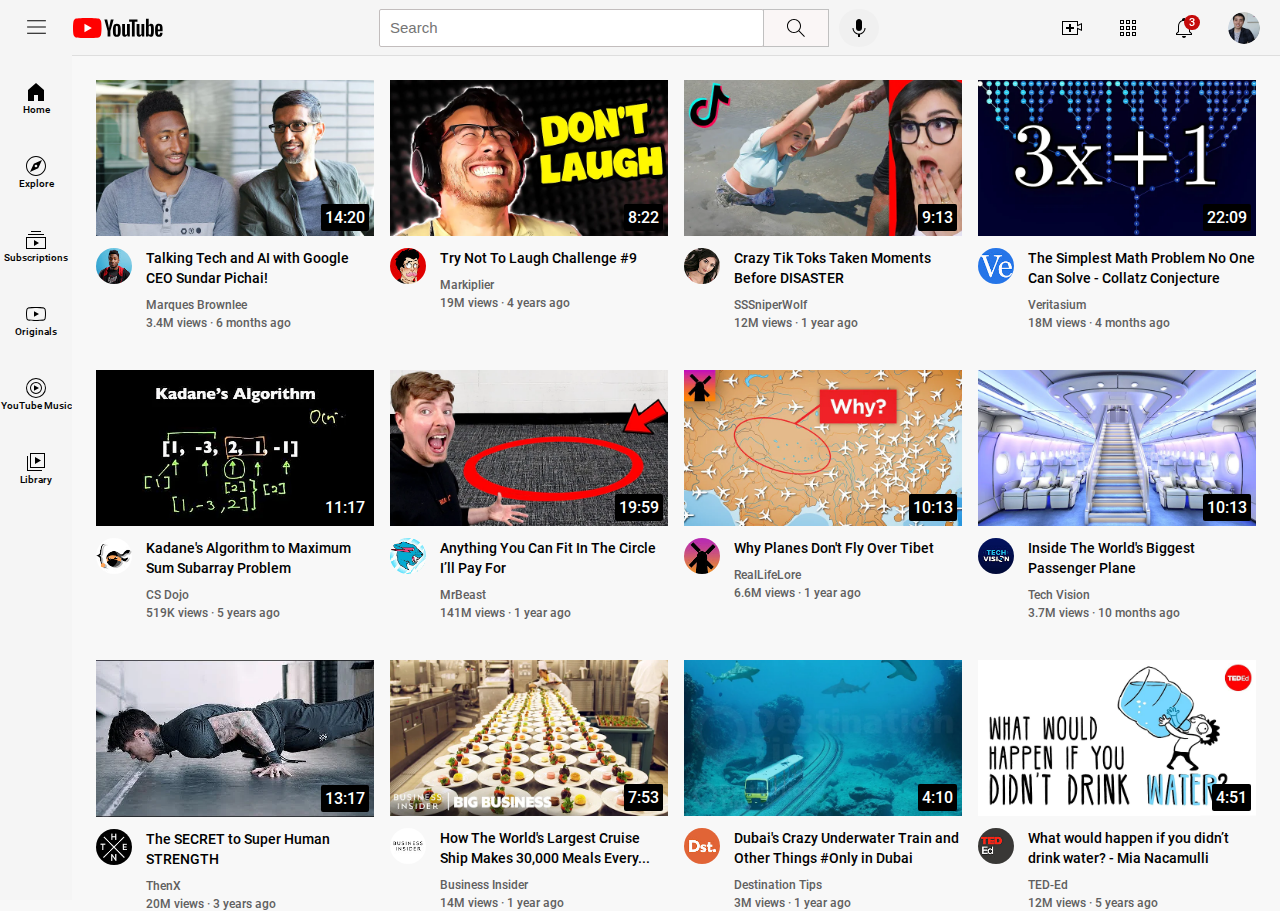
<file: index.html>
<!DOCTYPE html>
<html lang="en">
  <head>
    <meta charset="UTF-8">
    <meta name="viewport" content="width=device-width, initial-scale=1.0">
    <title>Youtube.com Clone</title>
    <link rel="stylesheet" href="styles/general.css">
    <link rel="stylesheet" href="styles/header.css">
    <link rel="stylesheet" href="styles/video.css">
    <link rel="stylesheet" href="styles/sidebar.css">
  </head>
  <body>
    <header class="header">
      <div class="left-section">
        <img class="hamburger-menu" src="icons/hamburger-menu.svg">
        <img class="youtube-logo" src="icons/youtube-logo.svg">
      </div>
      <div class="middle-section">
        <input type="text" class="search-bar" placeholder="Search">
        <button class="search-button">
          <img class="search-icon" src="icons/search.svg">
          <div class="tooltip">Search</div>
        </button>
        <!-- Put position absolute inside position relative -->
        <button class="voice-search-button">
          <img class="voice-search-icon" src="icons/voice-search-icon.svg" alt="Search with your voice">
          <div class="tooltip">Search with your voice</div>
        </button>
      </div>
      <div class="right-section">
        <div class="upload-icon-container">
          <img class="upload-icon" src="icons/upload.svg">
          <div class="tooltip">Create</div>
        </div>
        <div class="youtube-apps-container">
          <img class="youtube-apps-icon" src="icons/youtube-apps.svg">
          <div class="tooltip">YouTube apps</div>
        </div>
        <div class="notifications-icon-container">
          <img class="notifications-icon" src="icons/notifications.svg">
          <div class="notifications-count">3</div>
          <div class="tooltip">Notifications</div>
        </div>
        <img class="current-user-picture" src="channel-pictures/my-channel.jpeg">
      </div>
    </header>

    <nav class="sidebar">
      <div class="sidebar-link">
        <img src="icons/home.svg">
        <div>Home</div>
      </div>
      <div class="sidebar-link">
        <img src="icons/explore.svg">
        <div>Explore</div>
      </div>
      <div class="sidebar-link">
        <img src="icons/subscriptions.svg">
        <div>Subscriptions</div>
      </div>
      <div class="sidebar-link">
        <img src="icons/originals.svg">
        <div>Originals</div>
      </div>
      <div class="sidebar-link">
        <img src="icons/youtube-music.svg">
        <div>YouTube Music</div>
      </div>
      <div class="sidebar-link">
        <img src="icons/library.svg">
        <div>Library</div>
      </div>
    </nav>
    
    <main>
      <section class="video-grid">
        <div class="video-preview">
          <div class="thumbnail-row">
            <img class="thumbnail" src="thumbnails/thumbnail-1.webp">
            <div class="video-time">14:20</div>
          </div>
          <div class="video-info-grid">
            <div class="channel-picture">
              <img class="profile-picture" src="channel-pictures/channel-1.jpeg">
            </div>
            <div class="video-info">
              <p class="video-title">
                Talking Tech and AI with Google CEO Sundar Pichai!
              </p>
              <p class="video-author">
                Marques Brownlee
              </p>
              <p class="video-stats">
                3.4M views &#183; 6 months ago 
              </p>
            </div>
          </div>    
        </div>
    
        <div class="video-preview">
          <div class="thumbnail-row">
            <img class="thumbnail" src="thumbnails/thumbnail-2.webp">
            <div class="video-time">8:22</div>
          </div>
          <div class="video-info-grid">
            <div class="channel-picture">
              <img class="profile-picture" src="channel-pictures/channel-2.jpeg">
            </div>
            <div class="video-info">
              <p class="video-title">
                Try Not To Laugh Challenge #9
              </p>
              <p class="video-author">
                Markiplier
              </p>
              <p class="video-stats">
                19M views &#183; 4 years ago 
              </p>
            </div>
          </div>
        </div>
    
        <div class="video-preview">
          <div class="thumbnail-row">
            <img class="thumbnail" src="thumbnails/thumbnail-3.webp">
            <div class="video-time">9:13</div>
          </div>
          <div class="video-info-grid">
            <div class="channel-picture">
              <img class="profile-picture" src="channel-pictures/channel-3.jpeg">
            </div>
            <div class="video-info">
              <p class="video-title">
                Crazy Tik Toks Taken Moments Before DISASTER
              </p>
              <p class="video-author">
                SSSniperWolf
              </p>
              <p class="video-stats">
                12M views &#183; 1 year ago 
              </p>
            </div>
          </div>    
        </div>
    
        <div class="video-preview">
          <div class="thumbnail-row">
            <img class="thumbnail" src="thumbnails/thumbnail-4.webp">
            <div class="video-time">22:09</div>
          </div>
          <div class="video-info-grid">
            <div class="channel-picture">
              <img class="profile-picture" src="channel-pictures/channel-4.jpeg">
            </div>
            <div class="video-info">
              <p class="video-title">
                The Simplest Math Problem No One Can Solve - Collatz Conjecture
              </p>
              <p class="video-author">
                Veritasium
              </p>
              <p class="video-stats">
                18M views &#183; 4 months ago 
              </p>
            </div>
          </div>
        </div>
    
        <div class="video-preview">
          <div class="thumbnail-row">
            <img class="thumbnail" src="thumbnails/thumbnail-5.webp">
            <div class="video-time">11:17</div>
          </div>
          <div class="video-info-grid">
            <div class="channel-picture">
              <img class="profile-picture" src="channel-pictures/channel-5.jpeg">
            </div>
            <div class="video-info">
              <p class="video-title">
                Kadane's Algorithm to Maximum Sum Subarray Problem
              </p>
              <p class="video-author">
                CS Dojo
              </p>
              <p class="video-stats">
                519K views &#183; 5 years ago 
              </p>
            </div>
          </div>    
        </div>
    
        <div class="video-preview">
          <div class="thumbnail-row">
            <img class="thumbnail" src="thumbnails/thumbnail-6.webp">
            <div class="video-time">19:59</div>
          </div>
          <div class="video-info-grid">
            <div class="channel-picture">
              <img class="profile-picture" src="channel-pictures/channel-6.jpeg">
            </div>
            <div class="video-info">
              <p class="video-title"> 
                Anything You Can Fit In The Circle I’ll Pay For
              </p>
              <p class="video-author">
                MrBeast
              </p>
              <p class="video-stats">
                141M views &#183; 1 year ago 
              </p>
            </div>
          </div>
        </div>

        <div class="video-preview">
          <div class="thumbnail-row">
            <img class="thumbnail" src="thumbnails/thumbnail-7.webp">
            <div class="video-time">10:13</div>
          </div>
          <div class="video-info-grid">
            <div class="channel-picture">
              <img class="profile-picture" src="channel-pictures/channel-7.jpeg">
            </div>
            <div class="video-info">
              <p class="video-title"> 
                Why Planes Don't Fly Over Tibet
              </p>
              <p class="video-author">
                RealLifeLore
              </p>
              <p class="video-stats">
                6.6M views &#183; 1 year ago 
              </p>
            </div>
          </div>
        </div>

        <div class="video-preview">
          <div class="thumbnail-row">
            <img class="thumbnail" src="thumbnails/thumbnail-8.webp">
            <div class="video-time">10:13</div>
          </div>
          <div class="video-info-grid">
            <div class="channel-picture">
              <img class="profile-picture" src="channel-pictures/channel-8.jpeg">
            </div>
            <div class="video-info">
              <p class="video-title"> 
                Inside The World's Biggest 
                Passenger Plane
              </p>
              <p class="video-author">
                Tech Vision
              </p>
              <p class="video-stats">
                3.7M views &#183; 10 months ago 
              </p>
            </div>
          </div>
        </div>

        <div class="video-preview">
          <div class="thumbnail-row">
            <img class="thumbnail" src="thumbnails/thumbnail-9.webp">
            <div class="video-time">13:17</div>
          </div>
          <div class="video-info-grid">
            <div class="channel-picture">
              <img class="profile-picture" src="channel-pictures/channel-9.jpeg">
            </div>
            <div class="video-info">
              <p class="video-title"> 
                The SECRET to Super Human 
                STRENGTH
              </p>
              <p class="video-author">
                ThenX
              </p>
              <p class="video-stats">
                20M views &#183; 3 years ago 
              </p>
            </div>
          </div>
        </div>

        <div class="video-preview">
          <div class="thumbnail-row">
            <img class="thumbnail" src="thumbnails/thumbnail-10.webp">
            <div class="video-time">7:53</div>
          </div>
          <div class="video-info-grid">
            <div class="channel-picture">
              <img class="profile-picture" src="channel-pictures/channel-10.jpeg">
            </div>
            <div class="video-info">
              <p class="video-title"> 
                How The World's Largest Cruise Ship Makes 30,000 Meals Every...
              </p>
              <p class="video-author">
                Business Insider
              </p>
              <p class="video-stats">
                14M views &#183; 1 year ago 
              </p>
            </div>
          </div>
        </div>

        <div class="video-preview">
          <div class="thumbnail-row">
            <img class="thumbnail" src="thumbnails/thumbnail-11.webp">
            <div class="video-time">4:10</div>
          </div>
          <div class="video-info-grid">
            <div class="channel-picture">
              <img class="profile-picture" src="channel-pictures/channel-11.jpeg">
            </div>
            <div class="video-info">
              <p class="video-title"> 
                Dubai's Crazy Underwater Train and Other Things #Only in Dubai
              </p>
              <p class="video-author">
                Destination Tips
              </p>
              <p class="video-stats">
                3M views &#183; 1 year ago 
              </p>
            </div>
          </div>
        </div>

        <div class="video-preview">
          <div class="thumbnail-row">
            <img class="thumbnail" src="thumbnails/thumbnail-12.webp">
            <div class="video-time">4:51</div>
          </div>
          <div class="video-info-grid">
            <div class="channel-picture">
              <img class="profile-picture" src="channel-pictures/channel-12.jpeg">
            </div>
            <div class="video-info">
              <p class="video-title"> 
                What would happen if you didn’t drink water? - Mia Nacamulli
              </p>
              <p class="video-author">
                TED-Ed
              </p>
              <p class="video-stats">
                12M views &#183; 5 years ago 
              </p>
            </div>
          </div>
        </div>
      </section>
    </main>
  </body>
</html>
</file>
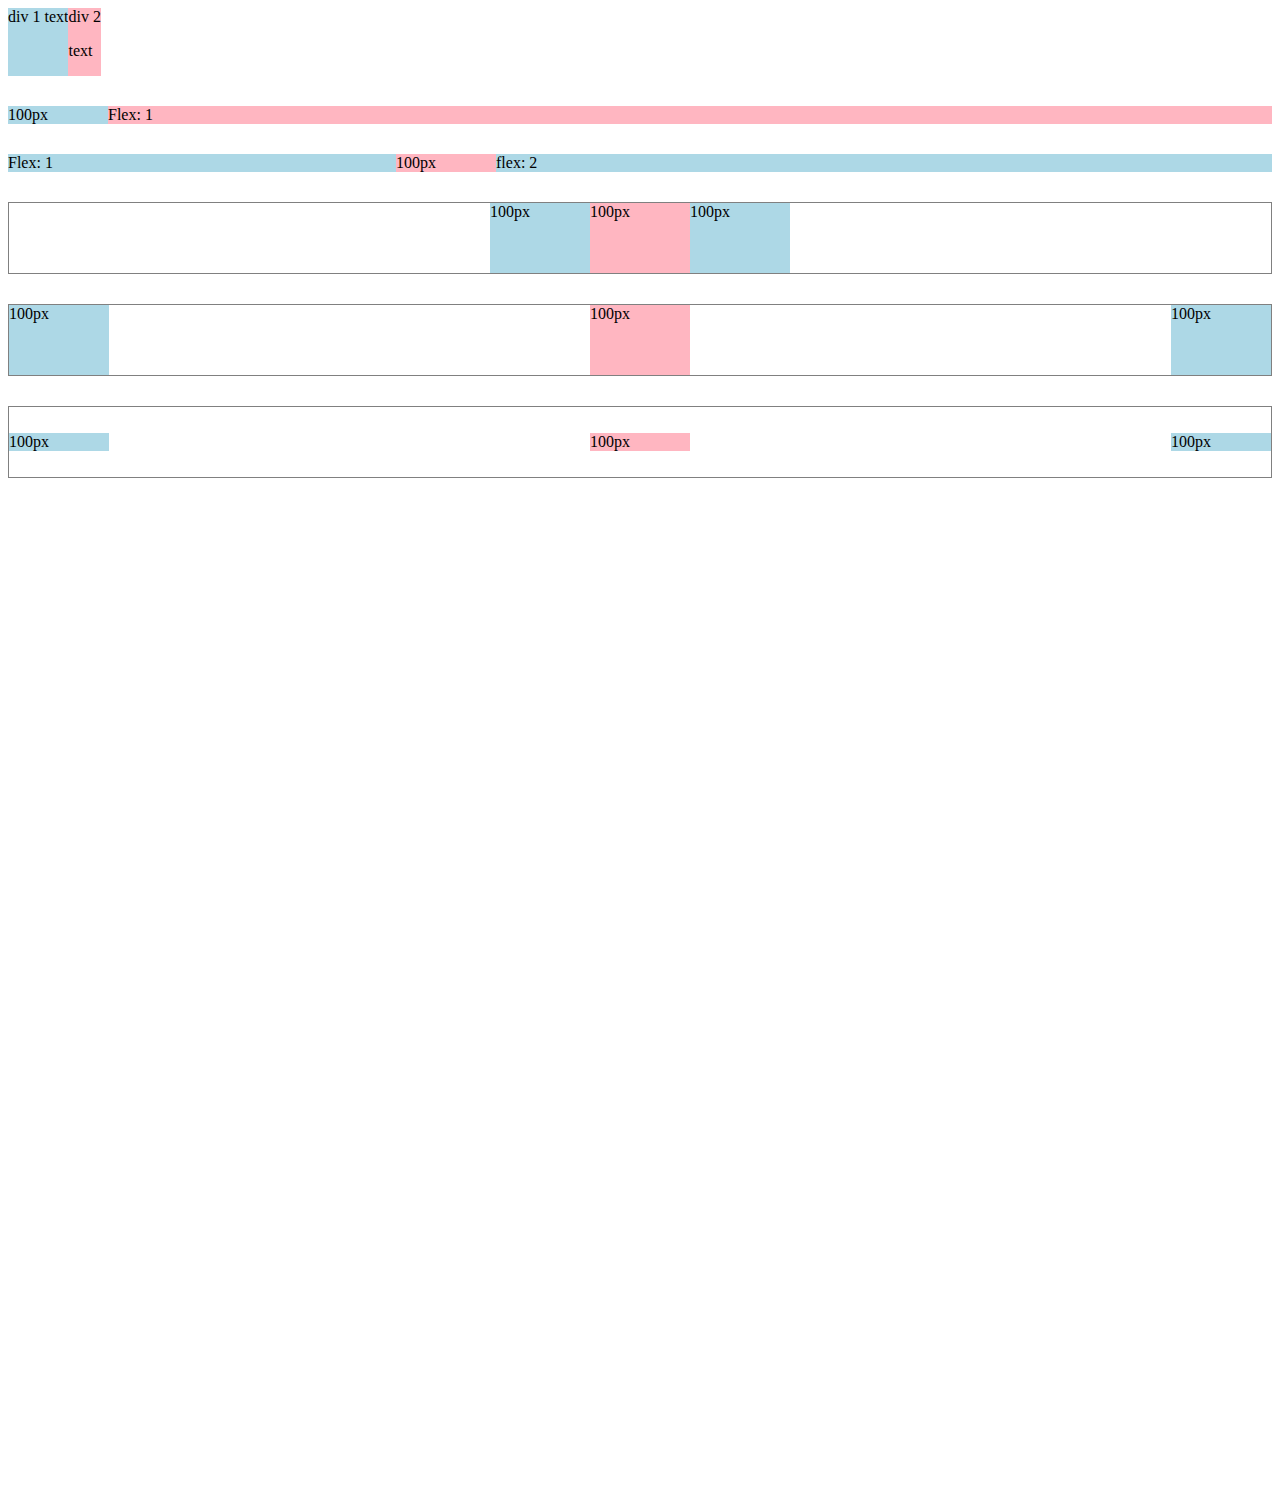
<file: flexbox.html>
<!DOCTYPE html>
<html lang="en">
<head>
  <meta charset="UTF-8">
  <meta name="viewport" content="width=device-width, initial-scale=1.0">
  <title>FlexBox Practice</title>
</head>
<body style="padding-bottom: 1000px;">
  <div style="display: flex;
    flex-direction: row;">
    <div style="background-color: lightblue;">div 1 text</div>
    <div style="background-color: lightpink;">div 2 <p>text</p></div>
  </div>

  <div style="
    margin-top: 30px;
    display: flex;
    flex-direction: row;">
    <div style="background-color: lightblue;
    width: 100px;">100px</div>
    <div style="background-color: lightpink;
    flex: 1;">Flex: 1</div>
  </div>  

  <div style="
    margin-top: 30px;
    display: flex;
    flex-direction: row;">
    <div style="background-color: lightblue;
    flex: 1;">Flex: 1</div>
     <div style="background-color: lightpink;
    width: 100px;">100px</div>
    <div style="background-color: lightblue;
    flex: 2;">flex: 2</div>
  </div>  

  <div style="
    margin-top: 30px;
    height: 70px;
    border-width: 1px;
    border-style: solid;
    border-color: gray;
    display: flex;
    flex-direction: row;
    justify-content: center;">
    <div style="background-color: lightblue;
    width: 100px;">100px</div>
     <div style="background-color: lightpink;
    width: 100px;">100px</div>
    <div style="background-color: lightblue;
    width: 100px;">100px</div>
  </div>
  
  <div style="
    margin-top: 30px;
    height: 70px;
    border-width: 1px;
    border-style: solid;
    border-color: gray;
    display: flex;
    flex-direction: row;
    justify-content: space-between;">
    <div style="background-color: lightblue;
    width: 100px;">100px</div>
     <div style="background-color: lightpink;
    width: 100px;">100px</div>
    <div style="background-color: lightblue;
    width: 100px;">100px</div>
  </div>

  <div style="
    margin-top: 30px;
    height: 70px;
    border-width: 1px;
    border-style: solid;
    border-color: gray;
    display: flex;
    flex-direction: row;
    justify-content: space-between;
    align-items: center;">
    <div style="background-color: lightblue;
    width: 100px;">100px</div>
     <div style="background-color: lightpink;
    width: 100px;">100px</div>
    <div style="background-color: lightblue;
    width: 100px;">100px</div>
  </div>
</body>
</html>
</file>
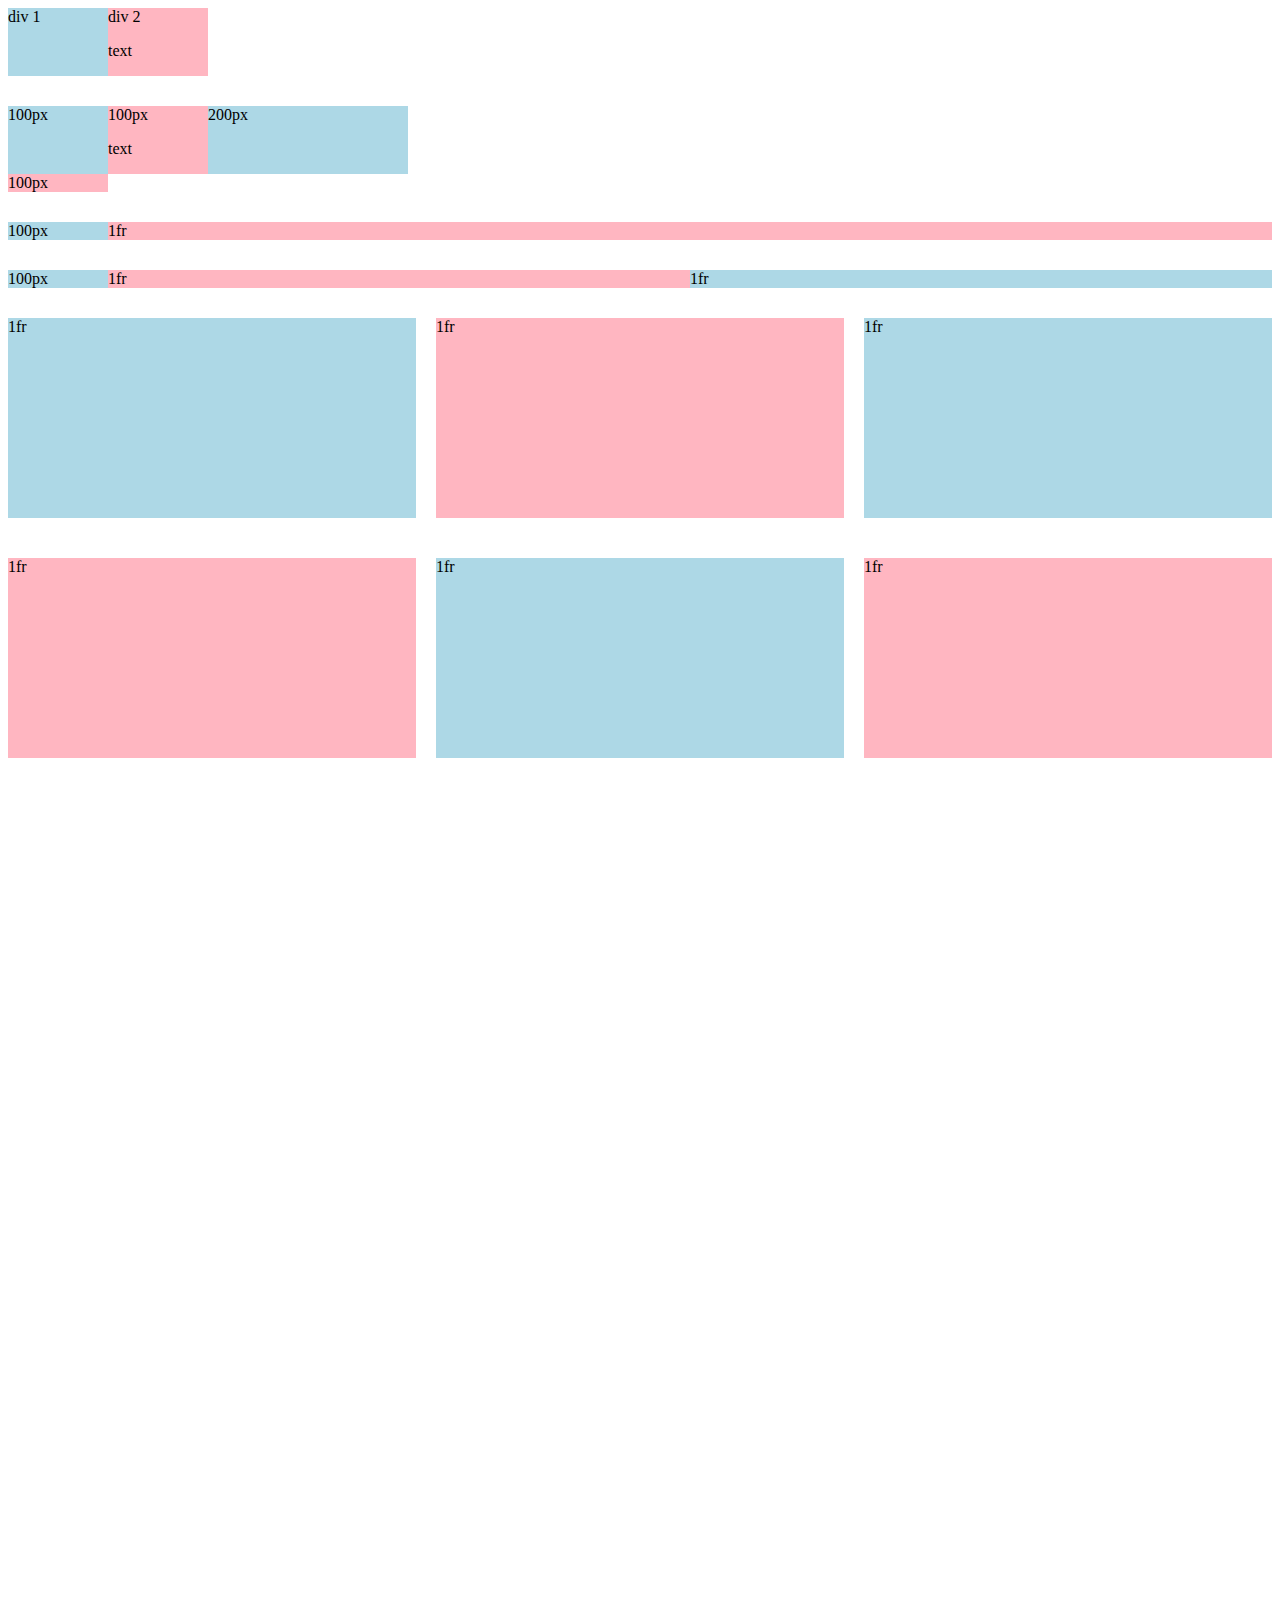
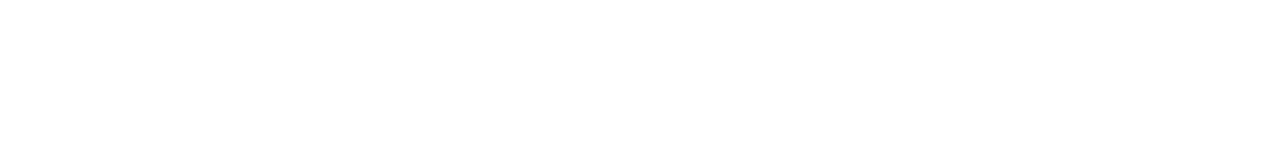
<file: grid.html>
<!DOCTYPE html>
<html lang="en">
<head>
  <meta charset="UTF-8">
  <meta name="viewport" content="width=device-width, initial-scale=1.0">
  <title>Grid Practice</title>
</head>
<body style="padding-bottom: 1000px;">
  <div style="
    display: grid;
    grid-template-columns: 100px 100px;">
    <div style="background-color: lightblue;">div 1</div>
    <div style="background-color: lightpink;">div 2 <p>text</p></div>
  </div>

  <div style="
    margin-top: 30px;
      display: grid;
      grid-template-columns: 100px 100px 200px;">
      <div style="background-color: lightblue;">100px</div>
      <div style="background-color: lightpink;">100px<p>text</p></div>
      <div style="background-color: lightblue;">200px</div>
      <div style="background-color: lightpink;">100px</div>
  </div>

  <div style="
    margin-top: 30px;
      display: grid;
      grid-template-columns: 100px 1fr;">
      <div style="background-color: lightblue;">100px</div>
      <div style="background-color: lightpink;">1fr</div>
  </div>

  <div style="
    margin-top: 30px;
      display: grid;
      grid-template-columns: 100px 1fr 1fr;">
      <div style="background-color: lightblue;">100px</div>
      <div style="background-color: lightpink;">1fr</div>
      <div style="background-color: lightblue;">1fr</div>
  </div>

  <div style="
    margin-top: 30px;
      display: grid;
      grid-template-columns: 1fr 1fr 1fr;
      column-gap: 20px;
      row-gap: 40px;">
      <div style="background-color: lightblue; height: 200px;">1fr</div>
      <div style="background-color: lightpink; height: 200px;">1fr</div>
      <div style="background-color: lightblue; height: 200px;">1fr</div>
      <div style="background-color: lightpink; height: 200px;">1fr</div>
      <div style="background-color: lightblue; height: 200px;">1fr</div>
      <div style="background-color: lightpink; height: 200px;">1fr</div>
  </div>
</body>
</html>
</file>
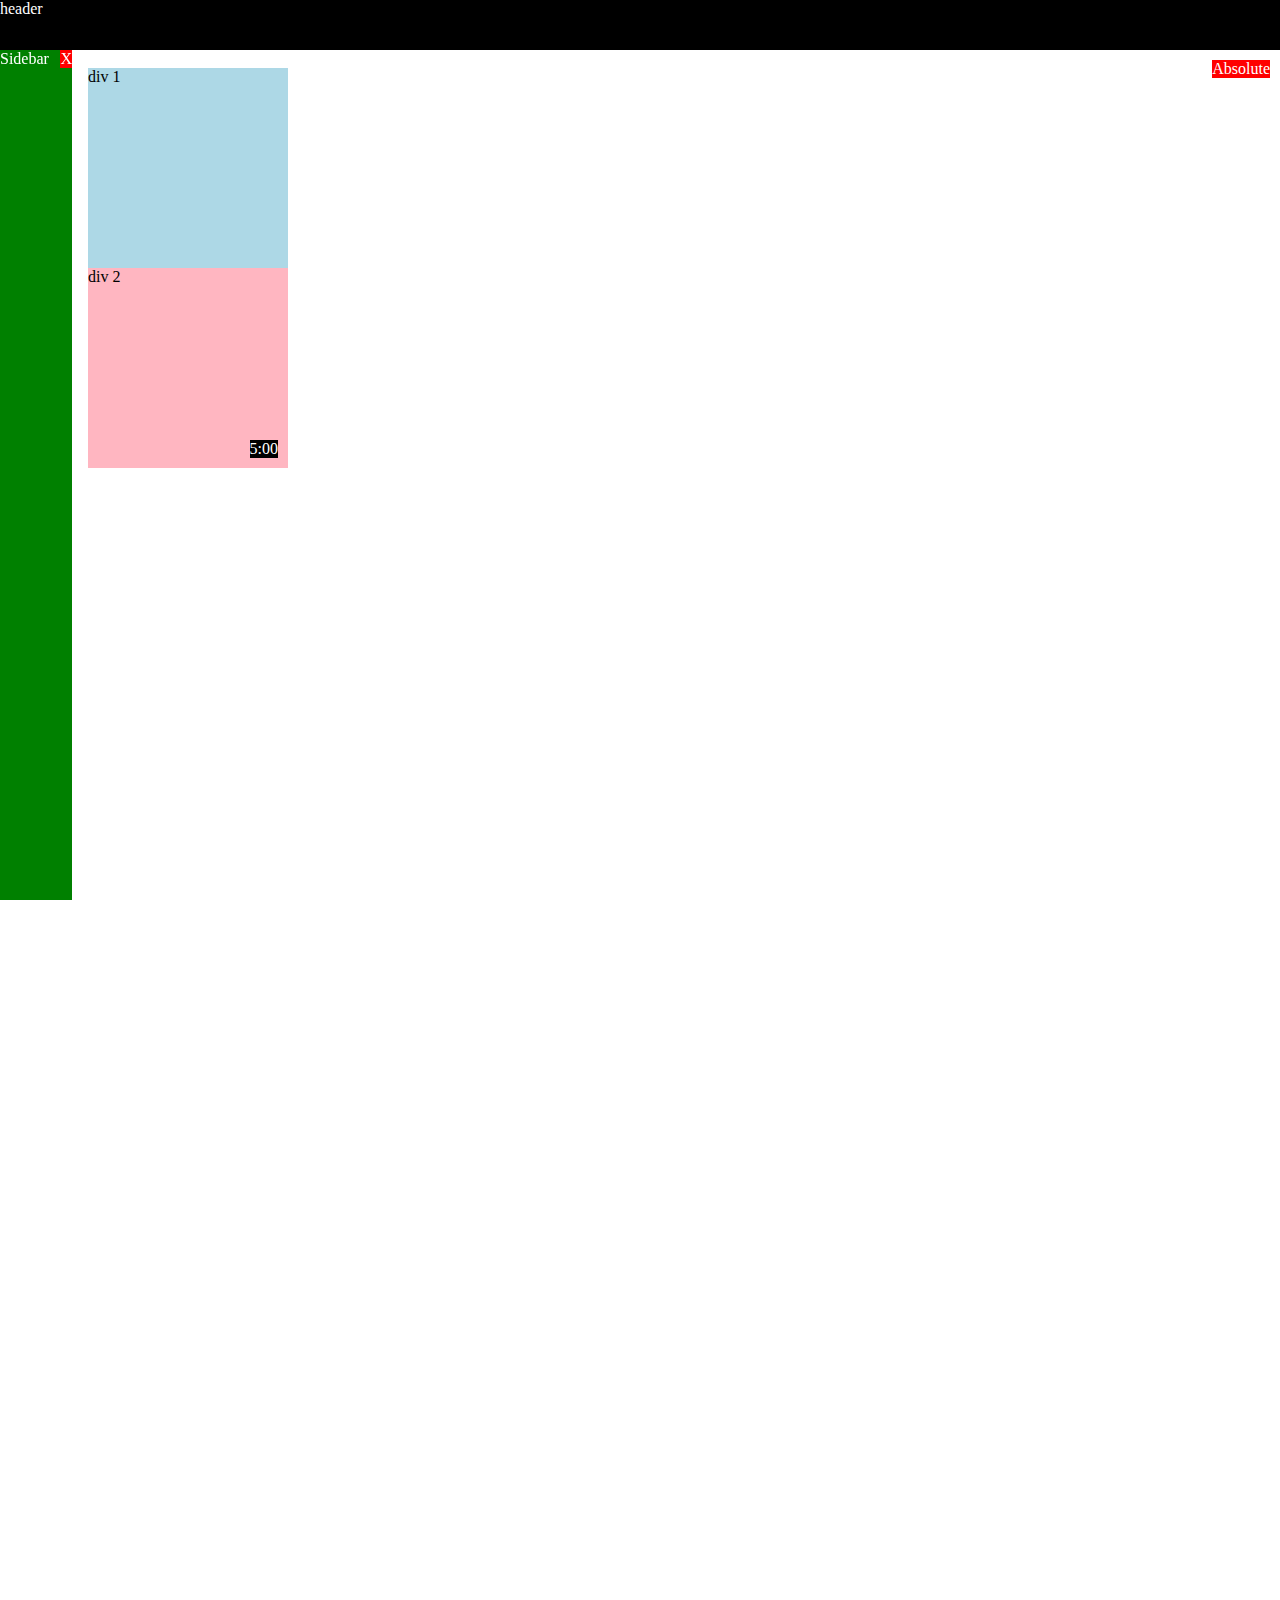
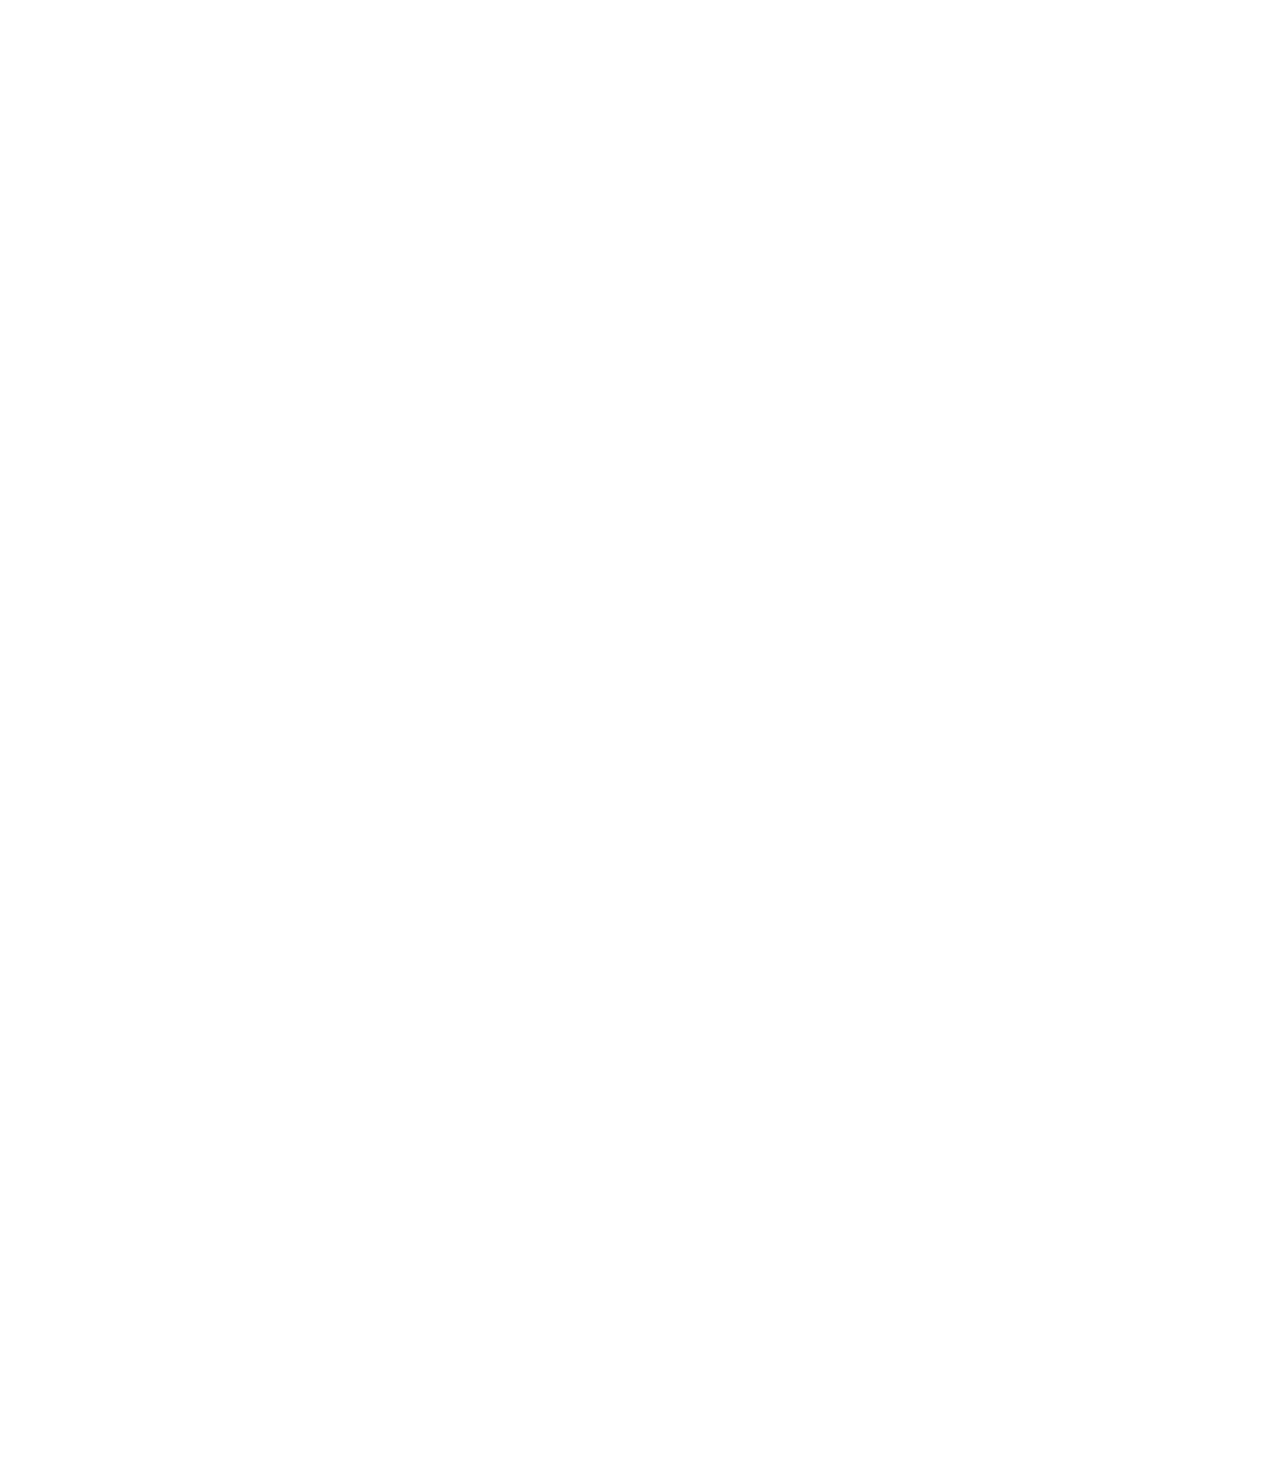
<file: position.html>
<!DOCTYPE html>
<html lang="en">
  <head>
    <meta charset="UTF-8">
    <meta name="viewport" content="width=device-width, initial-scale=1.0">
    <title>Position practice</title>
  </head>
  <body style="
    height: 3000px;
    padding-top: 60px;
    padding-left: 80px;
  ">
    <div style="
      background-color: black;
      color: #fff;
      position: fixed;
      top: 0;
      left: 0;
      right: 0;
      height: 50px;
      z-index: 100;
      ">
      header
    </div>

    <div style="
      background-color: green;
      color: #fff;
      position: fixed;
      left: 0;
      bottom: 0;
      top: 50px;
      width: 72px;
    ">
      Sidebar
      <div style="
      position: absolute;
      background-color: red;
      color: #fff;
      top: 0;
      right: 0;
      ">
        X
      </div>
    </div>

    <div style="
      position: absolute;
      background-color: red;
      color: #fff;
      top: 60px;
      right: 10px;
    ">
      Absolute
    </div>

    <div style="
      background-color: lightblue;
      height: 200px;
      width: 200px;
      position: static;
      ">div 1</div>
    <div style="
      background-color: lightpink;
      height: 200px;
      width: 200px;
      position: relative;
    ">
    div 2
    <div style="
      position: absolute;
      background-color: black;
      color: #fff;
      bottom: 10px;
      right: 10px;
    ">
      5:00
    </div>
  </div>
  </body>
</html>
</file>
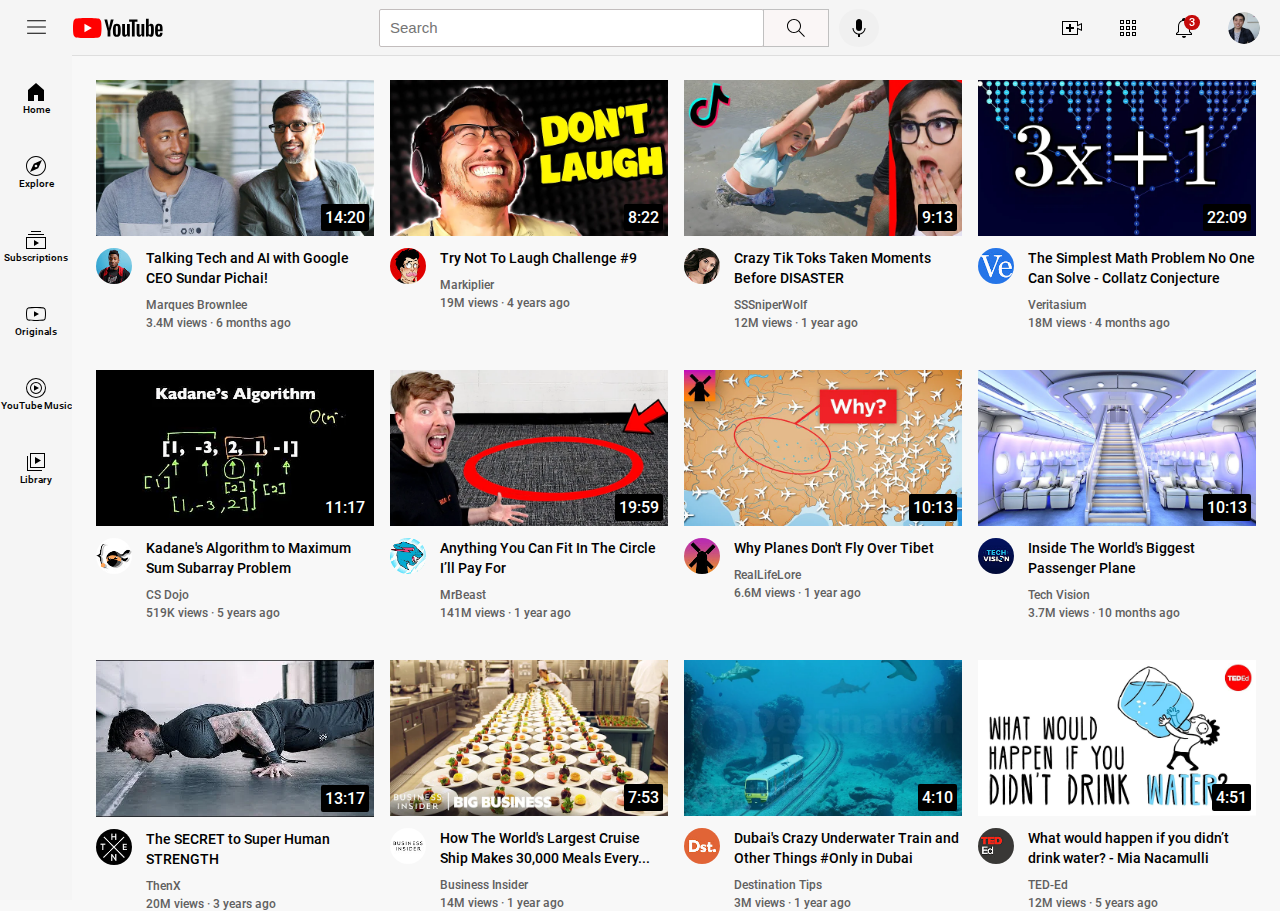
<file: youtube.html>
<!DOCTYPE html>
<html lang="en">
  <head>
    <meta charset="UTF-8">
    <meta name="viewport" content="width=device-width, initial-scale=1.0">
    <title>Youtube.com Clone</title>
    <link rel="stylesheet" href="styles/general.css">
    <link rel="stylesheet" href="styles/header.css">
    <link rel="stylesheet" href="styles/video.css">
    <link rel="stylesheet" href="styles/sidebar.css">
  </head>
  <body>
    <header class="header">
      <div class="left-section">
        <img class="hamburger-menu" src="icons/hamburger-menu.svg">
        <img class="youtube-logo" src="icons/youtube-logo.svg">
      </div>
      <div class="middle-section">
        <input type="text" class="search-bar" placeholder="Search">
        <button class="search-button">
          <img class="search-icon" src="icons/search.svg">
          <div class="tooltip">Search</div>
        </button>
        <!-- Put position absolute inside position relative -->
        <button class="voice-search-button">
          <img class="voice-search-icon" src="icons/voice-search-icon.svg" alt="Search with your voice">
          <div class="tooltip">Search with your voice</div>
        </button>
      </div>
      <div class="right-section">
        <div class="upload-icon-container">
          <img class="upload-icon" src="icons/upload.svg">
          <div class="tooltip">Create</div>
        </div>
        <div class="youtube-apps-container">
          <img class="youtube-apps-icon" src="icons/youtube-apps.svg">
          <div class="tooltip">YouTube apps</div>
        </div>
        <div class="notifications-icon-container">
          <img class="notifications-icon" src="icons/notifications.svg">
          <div class="notifications-count">3</div>
          <div class="tooltip">Notifications</div>
        </div>
        <img class="current-user-picture" src="channel-pictures/my-channel.jpeg">
      </div>
    </header>

    <nav class="sidebar">
      <div class="sidebar-link">
        <img src="icons/home.svg">
        <div>Home</div>
      </div>
      <div class="sidebar-link">
        <img src="icons/explore.svg">
        <div>Explore</div>
      </div>
      <div class="sidebar-link">
        <img src="icons/subscriptions.svg">
        <div>Subscriptions</div>
      </div>
      <div class="sidebar-link">
        <img src="icons/originals.svg">
        <div>Originals</div>
      </div>
      <div class="sidebar-link">
        <img src="icons/youtube-music.svg">
        <div>YouTube Music</div>
      </div>
      <div class="sidebar-link">
        <img src="icons/library.svg">
        <div>Library</div>
      </div>
    </nav>
    
    <main>
      <section class="video-grid">
        <div class="video-preview">
          <div class="thumbnail-row">
            <img class="thumbnail" src="thumbnails/thumbnail-1.webp">
            <div class="video-time">14:20</div>
          </div>
          <div class="video-info-grid">
            <div class="channel-picture">
              <img class="profile-picture" src="channel-pictures/channel-1.jpeg">
            </div>
            <div class="video-info">
              <p class="video-title">
                Talking Tech and AI with Google CEO Sundar Pichai!
              </p>
              <p class="video-author">
                Marques Brownlee
              </p>
              <p class="video-stats">
                3.4M views &#183; 6 months ago 
              </p>
            </div>
          </div>    
        </div>
    
        <div class="video-preview">
          <div class="thumbnail-row">
            <img class="thumbnail" src="thumbnails/thumbnail-2.webp">
            <div class="video-time">8:22</div>
          </div>
          <div class="video-info-grid">
            <div class="channel-picture">
              <img class="profile-picture" src="channel-pictures/channel-2.jpeg">
            </div>
            <div class="video-info">
              <p class="video-title">
                Try Not To Laugh Challenge #9
              </p>
              <p class="video-author">
                Markiplier
              </p>
              <p class="video-stats">
                19M views &#183; 4 years ago 
              </p>
            </div>
          </div>
        </div>
    
        <div class="video-preview">
          <div class="thumbnail-row">
            <img class="thumbnail" src="thumbnails/thumbnail-3.webp">
            <div class="video-time">9:13</div>
          </div>
          <div class="video-info-grid">
            <div class="channel-picture">
              <img class="profile-picture" src="channel-pictures/channel-3.jpeg">
            </div>
            <div class="video-info">
              <p class="video-title">
                Crazy Tik Toks Taken Moments Before DISASTER
              </p>
              <p class="video-author">
                SSSniperWolf
              </p>
              <p class="video-stats">
                12M views &#183; 1 year ago 
              </p>
            </div>
          </div>    
        </div>
    
        <div class="video-preview">
          <div class="thumbnail-row">
            <img class="thumbnail" src="thumbnails/thumbnail-4.webp">
            <div class="video-time">22:09</div>
          </div>
          <div class="video-info-grid">
            <div class="channel-picture">
              <img class="profile-picture" src="channel-pictures/channel-4.jpeg">
            </div>
            <div class="video-info">
              <p class="video-title">
                The Simplest Math Problem No One Can Solve - Collatz Conjecture
              </p>
              <p class="video-author">
                Veritasium
              </p>
              <p class="video-stats">
                18M views &#183; 4 months ago 
              </p>
            </div>
          </div>
        </div>
    
        <div class="video-preview">
          <div class="thumbnail-row">
            <img class="thumbnail" src="thumbnails/thumbnail-5.webp">
            <div class="video-time">11:17</div>
          </div>
          <div class="video-info-grid">
            <div class="channel-picture">
              <img class="profile-picture" src="channel-pictures/channel-5.jpeg">
            </div>
            <div class="video-info">
              <p class="video-title">
                Kadane's Algorithm to Maximum Sum Subarray Problem
              </p>
              <p class="video-author">
                CS Dojo
              </p>
              <p class="video-stats">
                519K views &#183; 5 years ago 
              </p>
            </div>
          </div>    
        </div>
    
        <div class="video-preview">
          <div class="thumbnail-row">
            <img class="thumbnail" src="thumbnails/thumbnail-6.webp">
            <div class="video-time">19:59</div>
          </div>
          <div class="video-info-grid">
            <div class="channel-picture">
              <img class="profile-picture" src="channel-pictures/channel-6.jpeg">
            </div>
            <div class="video-info">
              <p class="video-title"> 
                Anything You Can Fit In The Circle I’ll Pay For
              </p>
              <p class="video-author">
                MrBeast
              </p>
              <p class="video-stats">
                141M views &#183; 1 year ago 
              </p>
            </div>
          </div>
        </div>

        <div class="video-preview">
          <div class="thumbnail-row">
            <img class="thumbnail" src="thumbnails/thumbnail-7.webp">
            <div class="video-time">10:13</div>
          </div>
          <div class="video-info-grid">
            <div class="channel-picture">
              <img class="profile-picture" src="channel-pictures/channel-7.jpeg">
            </div>
            <div class="video-info">
              <p class="video-title"> 
                Why Planes Don't Fly Over Tibet
              </p>
              <p class="video-author">
                RealLifeLore
              </p>
              <p class="video-stats">
                6.6M views &#183; 1 year ago 
              </p>
            </div>
          </div>
        </div>

        <div class="video-preview">
          <div class="thumbnail-row">
            <img class="thumbnail" src="thumbnails/thumbnail-8.webp">
            <div class="video-time">10:13</div>
          </div>
          <div class="video-info-grid">
            <div class="channel-picture">
              <img class="profile-picture" src="channel-pictures/channel-8.jpeg">
            </div>
            <div class="video-info">
              <p class="video-title"> 
                Inside The World's Biggest 
                Passenger Plane
              </p>
              <p class="video-author">
                Tech Vision
              </p>
              <p class="video-stats">
                3.7M views &#183; 10 months ago 
              </p>
            </div>
          </div>
        </div>

        <div class="video-preview">
          <div class="thumbnail-row">
            <img class="thumbnail" src="thumbnails/thumbnail-9.webp">
            <div class="video-time">13:17</div>
          </div>
          <div class="video-info-grid">
            <div class="channel-picture">
              <img class="profile-picture" src="channel-pictures/channel-9.jpeg">
            </div>
            <div class="video-info">
              <p class="video-title"> 
                The SECRET to Super Human 
                STRENGTH
              </p>
              <p class="video-author">
                ThenX
              </p>
              <p class="video-stats">
                20M views &#183; 3 years ago 
              </p>
            </div>
          </div>
        </div>

        <div class="video-preview">
          <div class="thumbnail-row">
            <img class="thumbnail" src="thumbnails/thumbnail-10.webp">
            <div class="video-time">7:53</div>
          </div>
          <div class="video-info-grid">
            <div class="channel-picture">
              <img class="profile-picture" src="channel-pictures/channel-10.jpeg">
            </div>
            <div class="video-info">
              <p class="video-title"> 
                How The World's Largest Cruise Ship Makes 30,000 Meals Every...
              </p>
              <p class="video-author">
                Business Insider
              </p>
              <p class="video-stats">
                14M views &#183; 1 year ago 
              </p>
            </div>
          </div>
        </div>

        <div class="video-preview">
          <div class="thumbnail-row">
            <img class="thumbnail" src="thumbnails/thumbnail-11.webp">
            <div class="video-time">4:10</div>
          </div>
          <div class="video-info-grid">
            <div class="channel-picture">
              <img class="profile-picture" src="channel-pictures/channel-11.jpeg">
            </div>
            <div class="video-info">
              <p class="video-title"> 
                Dubai's Crazy Underwater Train and Other Things #Only in Dubai
              </p>
              <p class="video-author">
                Destination Tips
              </p>
              <p class="video-stats">
                3M views &#183; 1 year ago 
              </p>
            </div>
          </div>
        </div>

        <div class="video-preview">
          <div class="thumbnail-row">
            <img class="thumbnail" src="thumbnails/thumbnail-12.webp">
            <div class="video-time">4:51</div>
          </div>
          <div class="video-info-grid">
            <div class="channel-picture">
              <img class="profile-picture" src="channel-pictures/channel-12.jpeg">
            </div>
            <div class="video-info">
              <p class="video-title"> 
                What would happen if you didn’t drink water? - Mia Nacamulli
              </p>
              <p class="video-author">
                TED-Ed
              </p>
              <p class="video-stats">
                12M views &#183; 5 years ago 
              </p>
            </div>
          </div>
        </div>
      </section>
    </main>
  </body>
</html>
</file>
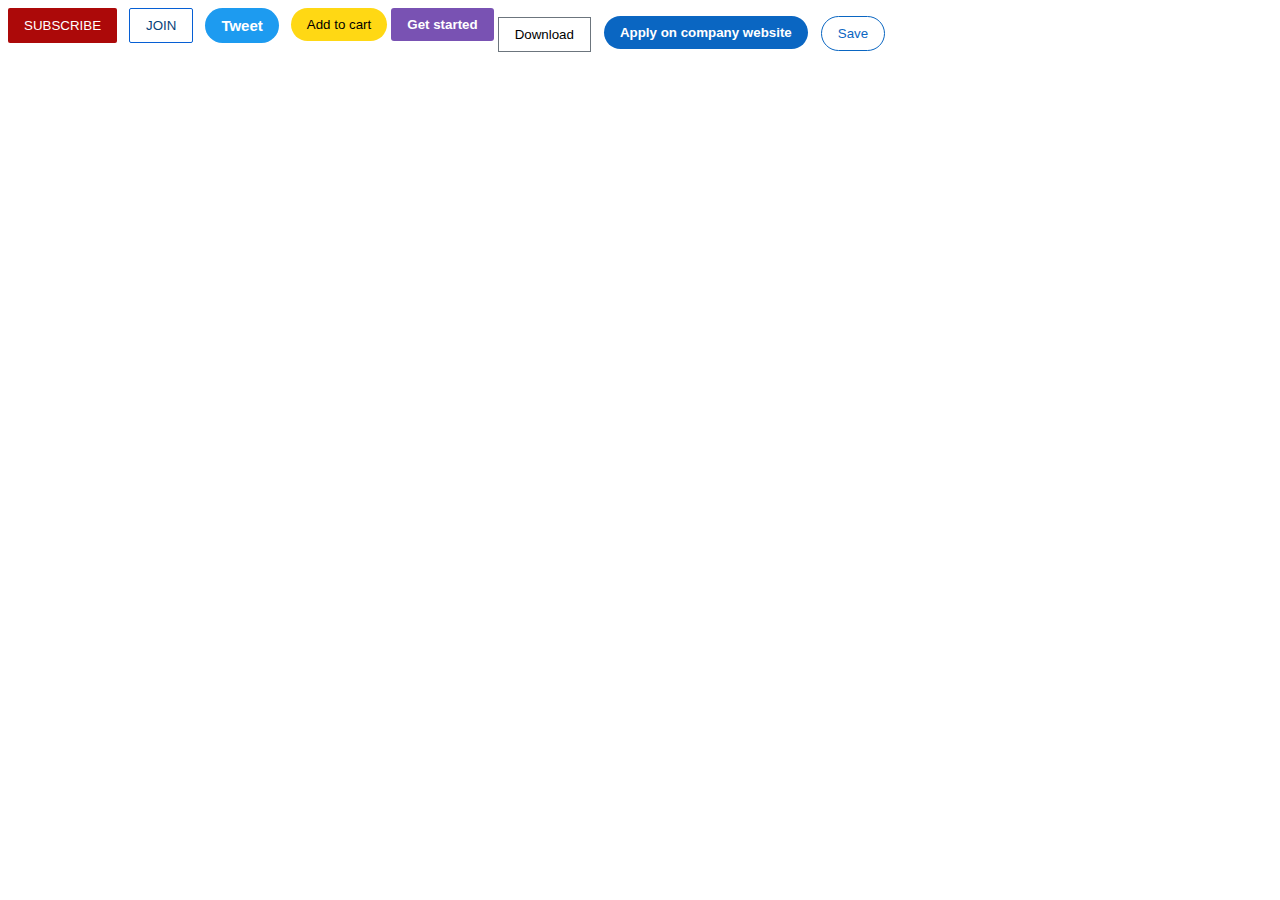
<file: Intro-to-HTML&CSS/buttons.html>
<!DOCTYPE html>
<html lang="en">
<head>
  <meta charset="UTF-8">
  <meta name="viewport" content="width=device-width, initial-scale=1.0">
  <title>Buttons</title>
  <link rel="stylesheet" href="styles/buttons.css">
</head>
<body>  
  <button class="subscribe-button">SUBSCRIBE</button>
  <button class="join-button">JOIN</button>
  <button class="tweet-button">Tweet</button>
  <button class="amazon-button">Add to cart</button>
  <button class="bootstrap-button">Get started</button>
  <button class="download-button">Download</button>
  <button class="linkedIn-button">Apply on company website</button>
  <button class="save-button">Save</button>
</body>
</html>
</file>
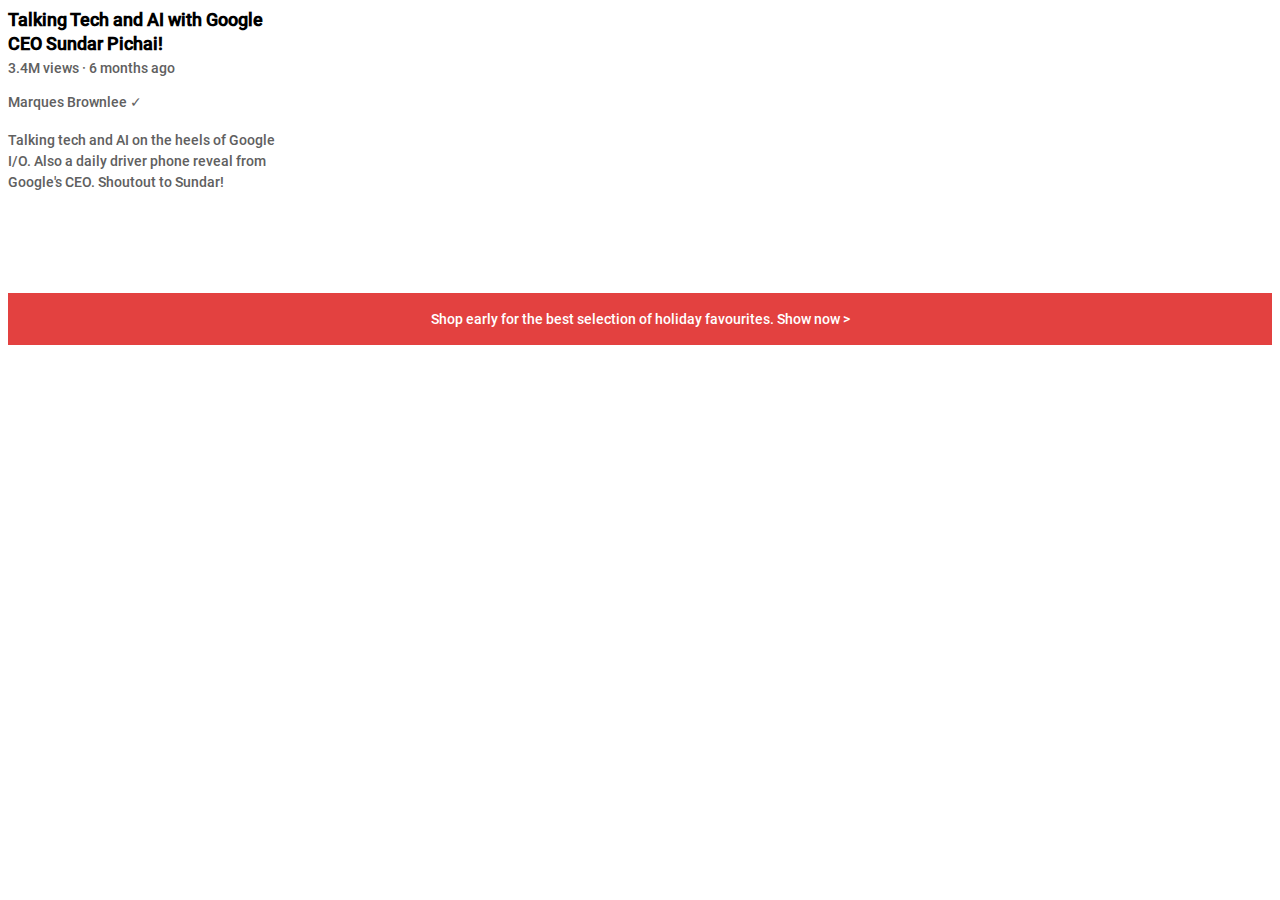
<file: Intro-to-HTML&CSS/text.html>
<!DOCTYPE html>
<html lang="en">
  <head>
    <meta charset="UTF-8">
    <meta name="viewport" content="width=device-width, initial-scale=1.0">
    <title>Text Stying</title>
    <!-- <link rel="preconnect" href="https://fonts.googleapis.com">
    <link rel="preconnect" href="https://fonts.gstatic.com" crossorigin>
    <link href="https://fonts.googleapis.com/css2?family=Roboto:ital,wght@0,100;0,300;0,400;0,500;0,700;0,900;1,100;1,300;1,400;1,500;1,700;1,900&display=swap" rel="stylesheet"> -->
    <link rel="stylesheet" href="styles/text.css">
  </head>
  <body>
    <p class="video-title">
      Talking Tech and AI with Google CEO Sundar Pichai!
    </p>
    <p class="video-stats">
      3.4M views &#183; 6 months ago
    </p>
    <p class="video-author">
      Marques Brownlee &#10003;  <!-- &check;  -->
    </p>
    <p class="video-description">
      Talking tech and AI on the heels of Google I/O. Also a daily driver phone reveal from Google's CEO. Shoutout to Sundar!
    </p>
    <p class="apple-text">
      Shop early for the best selection of holiday favourites. <span class="decorate">Show now  &#62;</span>
    </p>
  </body>
</html>
</file>
<file: styles/general.css>
@font-face {
  font-family: Roboto;
  src: url("./Fonts/Roboto-Medium.ttf");
}

p {
  margin-top: 0;
  margin-bottom: 0;
}

body {
  /* This styles below will be inherited */
  font-family: Roboto, Arial;
  margin: 0;
  padding-top: 80px;
  padding-left: 96px;
  padding-right: 24px;
  background-color: rgb(248, 248, 248);
}
</file>
<file: styles/header.css>
.header {
  height: 55px;

  display: flex;
  flex-direction: row;
  justify-content: space-between;

  position: fixed;
  top: 0;
  left: 0;
  right: 0;
  z-index: 100;

  background-color: whitesmoke;
  border-bottom-width: 1px;
  border-bottom-style: solid;
  border-bottom-color: rgb(222, 222, 222);
}

.left-section {
  display: flex;
  align-items: center;
  cursor: pointer;
}

.hamburger-menu {
  height: 25px;
  margin-left: 24px;
  margin-right: 24px;
}

.youtube-logo {
  height: 20px;
}

.middle-section {
  flex: 1;
  margin-left: 70px;
  margin-right: 35px;
  max-width: 500px;
  display: flex;
  align-items: center;
  cursor: pointer;
}

.search-bar {
  flex: 1;
  height: 34px;
  padding-left: 10px;
  font-size: 15px;
  border: 1px solid rgb(194, 189, 189);
  border-radius: 2px;
  box-shadow: inset 1px 2px 3px rgba(1px, 1px, 3px, 0.05);
  width: 0;
}

.search-bar::placeholder {
  font-size: 15px;
}

.search-button {
  height: 38px;
  width: 66px;
  background-color: rgb(250, 246, 246);
  border-width: 1px;
  border-style: solid;
  border-color: rgb(192, 192, 192);
  margin-left: -1px;
  margin-right: 10px;
}

.search-button, .voice-search-button,
.upload-icon-container,
.youtube-apps-container,
.notifications-icon-container {
  display: flex;
  justify-content: center;
  align-items: center;
  position: relative;
}

.search-button .tooltip,
.voice-search-button .tooltip,
.upload-icon-container .tooltip,
.youtube-apps-container .tooltip,
.notifications-icon-container .tooltip {
  position: absolute;
  background-color: gray;
  color: white;
  padding-top: 4px;
  padding-bottom: 4px;
  padding-right: 8px;
  padding-left: 8px;
  border-radius: 2px;
  font-size: 12px;
  bottom: -30px;
  opacity: 0;
  transition: opacity 0.15s;
  pointer-events: none;
  white-space: nowrap;
}

.search-button:hover .tooltip,
.voice-search-button:hover .tooltip,
.upload-icon-container:hover .tooltip,
.youtube-apps-container:hover .tooltip,
.notifications-icon-container:hover .tooltip {
  opacity: 1;
}

.search-icon {
  height: 24px;
}

.voice-search-button {
  height: 38px;
  width: 40px;
  border-radius: 19px;
  border: none;
  background-color: rgb(240, 240, 240);
}

.voice-search-icon {
  height: 24px;
}

.right-section {
  width: 200px;
  margin-right: 20px;
  display: flex;
  align-items: center;
  justify-content: space-between;
  flex-shrink: 0;
}

.upload-icon {
  height: 24px;
}

.youtube-apps-icon {
  height: 24px;
}

.notifications-icon {
  height: 24px;
}

.notifications-icon-container {
  position: relative;
}

.notifications-count {
  position: absolute;
  top: -1px;
  right: -4px;
  background-color: rgb(197, 10, 10);
  color: #fff;
  font-size: 11px;
  padding-left: 5px;
  padding-right: 5px;
  padding-top: 1px;
  padding-bottom: 1px;
  border-radius: 10px;
}

.current-user-picture {
  height: 32px;
  border-radius: 16px;
}
</file>
<file: styles/video.css>
@font-face {
  font-family: Roboto;
  src: url("./Fonts/Roboto-Medium.ttf");
}

p {
  font-family: Roboto, Arial;
  margin-top: 0;
  margin-bottom: 0;
}

.thumbnail {
  width: 100%;
}

.video-title {
  margin-top: 0;
  font-size: 14px;
  font-weight: 500;
  line-height: 20px;
  margin-bottom: 10px;
}

.video-info-grid {
  display: grid;
  grid-template-columns: 50px 1fr;
}

.profile-picture {
  width: 36px;
  border-radius: 50px;
}

.thumbnail-row {
  margin-bottom: 8px;
  position: relative;
}

.video-author, .video-stats {
  font-size: 12px;
  color: rgb(96, 96, 96);
} 

.video-author {
  margin-bottom: 4px;
} 

.video-grid {
  display: grid;
  grid-template-columns: 1fr 1fr 1fr;
  column-gap: 16px;
  row-gap: 40px;
}

@media (max-width: 750px) {
  .video-grid {
    grid-template-columns: 1fr 1fr;
  }
}

@media (min-width: 751px) and (max-width: 999px) {
  .video-grid {
    grid-template-columns: 1fr 1fr 1fr; 
  }
}

@media (min-width: 1000px) {
  .video-grid {
    grid-template-columns: 1fr 1fr 1fr 1fr;
  }
}

.video-time {
  font: 12px;
  font-weight: 500;
  padding: 4px;
  border-radius: 2px;
  background-color: black;
  color: #fff;
  position: absolute;
  bottom: 9px;
  right: 5px;
}
</file>
<file: styles/sidebar.css>
.sidebar {
  position: fixed;
  left: 0;
  bottom: 0;
  top: 55px;
  background-color: whitesmoke;
  width: 72px;
  z-index: 200;
  padding-top: 5px;
}

.sidebar-link {
  height: 74px;
  display: flex;
  justify-content: center;
  align-items: center;
  flex-direction: column;
  cursor: pointer;
}

.sidebar:hover {
  background-color: rgb(226, 219, 219);
  margin-bottom: 10px;
}

.sidebar-link img {
  height: 24px;
}

.sidebar-link div {
  font-size: 10px;
}
</file>
<file: Intro-to-HTML&CSS/styles/buttons.css>
.subscribe-button {
  background-color: rgb(172, 9, 9);
  color: white;
  border: none;
  padding-top: 10px;
  padding-bottom: 10px;
  padding-left: 16px;
  padding-right: 16px;
  border-radius: 2px;
  cursor: pointer;
  margin-right: 8px;
  transition: opacity 0.15s;
  vertical-align: top;
}

.subscribe-button:hover {
  opacity: 0.8;
}

.subscribe-button:active {
  opacity: 0.5;
}

.join-button {
  background-color: white;
  border-color: rgb(6, 95, 212);
  border-style: solid;
  border-width: 1px;
  color: rgb(7, 66, 121);
  padding-left: 16px;
  padding-right: 16px;
  padding-bottom: 9px;
  padding-top: 9px;
  border-radius: 2px;
  cursor: pointer;
  margin-right: 8px;
  transition: background-color 0.15s, color 0.15s;
  vertical-align: top;
}

.join-button:hover {
  background-color: rgb(7, 66, 121);
  color: #fff;
}

.join-button:active {
  opacity: 0.7;
}

.tweet-button {
  background-color: rgb(29, 155, 240);
  color: white;
  border: none;
  padding-left: 16px;
  padding-right: 16px;
  padding-bottom: 9px;
  padding-top: 9px;
  border-radius: 18px;
  font-weight: bold;
  font-size: 15px;
  cursor: pointer;
  transition: box-shadow 0.15s;
  vertical-align: top;
}

.tweet-button:hover {
  box-shadow: 5px 5px 10px rgba(0, 0, 0, 0.15);
}

.amazon-button {
  background-color: rgb(255, 216, 20);
  color: black;
  border: none;
  padding-left: 16px;
  padding-right: 16px;
  padding-bottom: 9px;
  padding-top: 9px;
  border-radius: 65px;
  margin-left: 8px;
  cursor: pointer;
  transition: background-color 0.15s;
  vertical-align: top;
}

.amazon-button:hover {
  background-color: rgb(216, 182, 12);
  opacity: 0.95;
}

.bootstrap-button {
  background-color: rgb(121, 82, 179);
  color: #fff;
  border: none;
  padding-left: 16px;
  padding-right: 16px;
  padding-bottom: 9px;
  padding-top: 9px;
  border-radius: 3px;
  font-weight: bold;
  cursor: pointer;
  transition: opacity 0.15s;
  vertical-align: top;
}

.bootstrap-button:hover {
  opacity: 0.8;
}

.download-button {
  background-color: #fff;
  border-color: rgb(108, 117, 125);
  border-style: solid;
  border-width: 1px;
  padding-left: 16px;
  padding-right: 16px;
  padding-bottom: 9px;
  padding-top: 9px;
  margin-top: 9px;
  cursor: pointer;
  transition: background-color 0.2s;
  vertical-align: top;
}

.download-button:hover {
  background-color: gray;
  color: white;
  font-weight: bold;
}

.linkedIn-button {
  background-color: rgb(10, 102, 194);
  color: #fff;
  border: none;
  padding-left: 16px;
  padding-right: 16px;
  padding-bottom: 9px;
  padding-top: 9px;
  margin-top: 8px;
  margin-left: 9px;
  margin-right: 9px;
  border-radius: 100px;
  font-weight: bold;
  cursor: pointer;
  transition: background-color 0.15s;
  vertical-align: top;
}

.linkedIn-button:hover {
  background-color: rgba(5, 5, 90, 0.87);
}

.save-button {
  background-color: #fff;
  color: rgb(10, 102, 194);
  border-color: rgb(10, 102, 194);
  border-style: solid;
  padding-left: 16px;
  padding-right: 16px;
  padding-bottom: 9px;
  padding-top: 9px;
  border-radius: 30px;
  border-width: 1px;
  margin-top: 8px;
  cursor: pointer;
  vertical-align: top;
}

.save-button:hover {
  border-width: 2px;
  font-weight: bold;
}
</file>
<file: Intro-to-HTML&CSS/styles/text.css>
@font-face {
  font-family: Roboto;
  src: url("./Fonts/Roboto-Medium.ttf");
}

body {
  font-family: "Roboto-Medium", sans-serif;
}

p {
  font-family: Roboto;
  margin-top: 0;
  margin-bottom: 0;
}

.video-title {
  font-weight: bold;
  font-size: 18px;
  width: 280px;
  line-height: 24px;
  margin-bottom: 4px;
}

.video-stats {
  font-size: 14px;
  color: rgb(96, 96, 96);
  margin-bottom: 18px;
}

.video-author {
  font-size: 14px;
  color: rgb(96, 96, 96);
  margin-bottom: 20px;
}

.video-description {
  font-size: 14px;
  color: rgb(96, 96, 96);
  width: 280px;
  line-height: 21px;
  margin-bottom: 100px;
}

.apple-text {
  margin-bottom: 50px;
  font-size: 14px;
  background-color: rgb(227, 65, 64);
  color: white;
  text-align: center;
  padding-top: 18px;
  padding-bottom: 18px;
}

.decorate:hover {
  text-decoration: underline;
  cursor: pointer;
}
</file>
